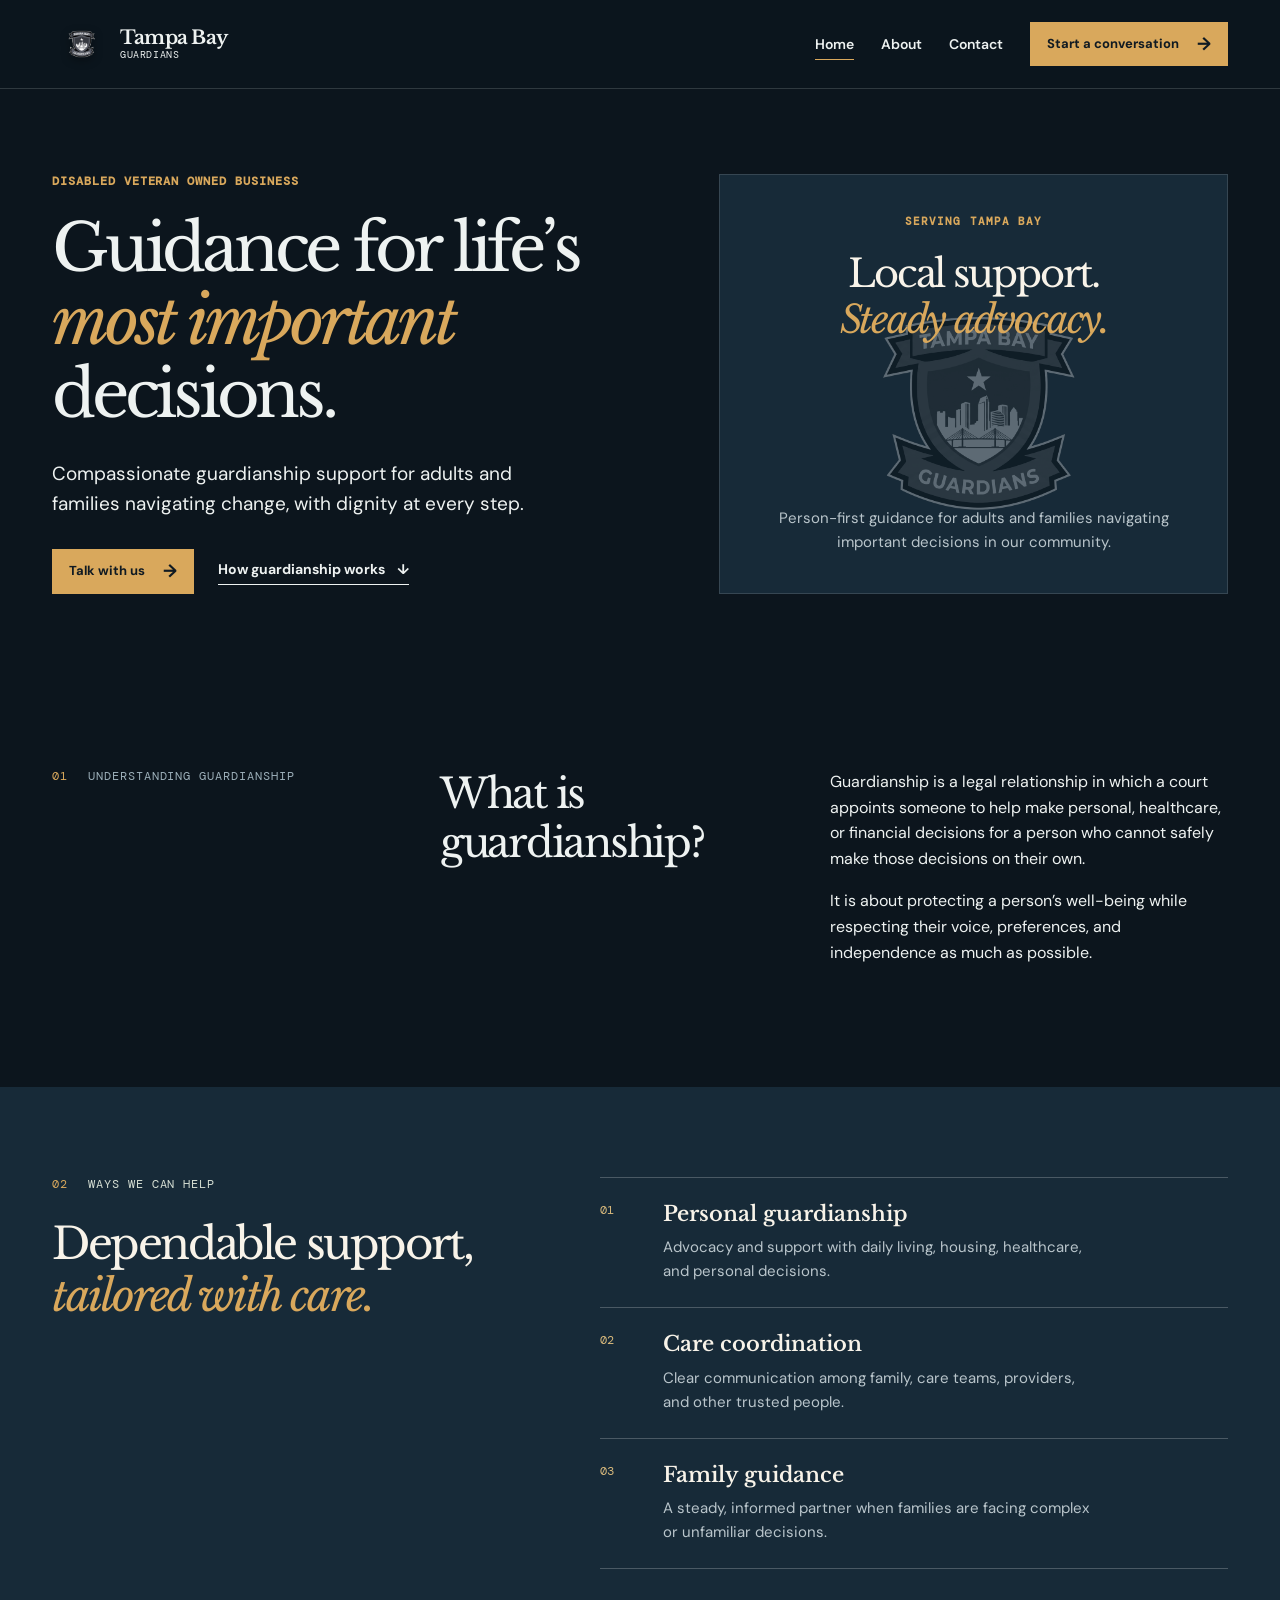
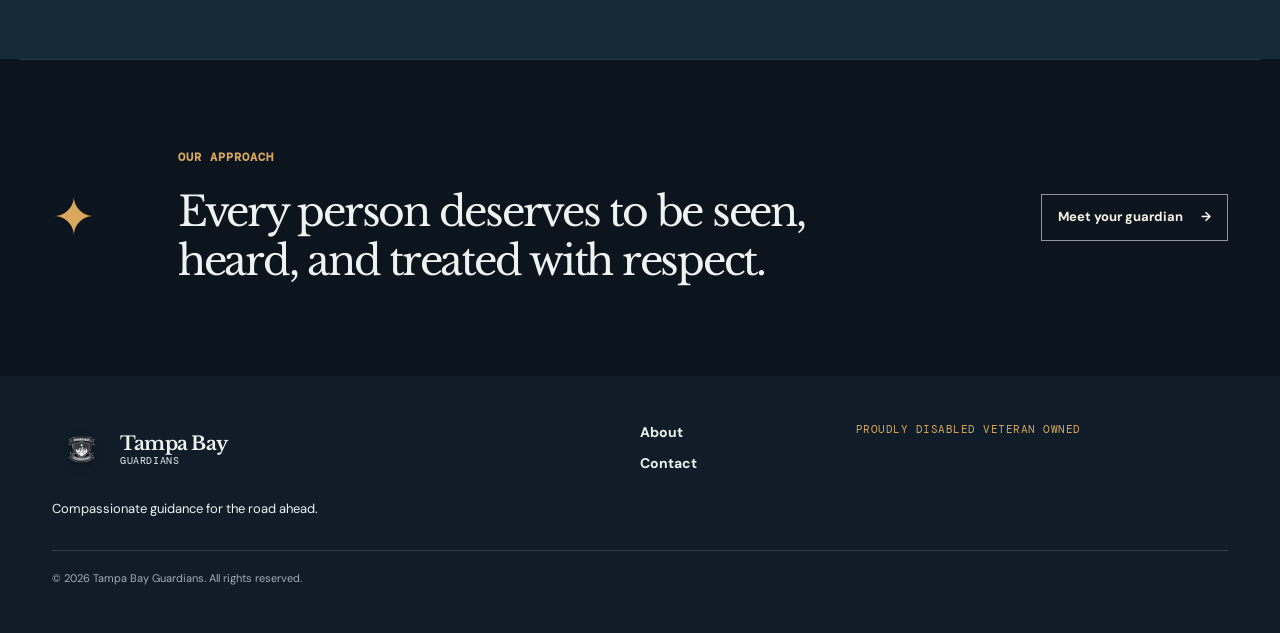
<file: index.html>
<!doctype html>
<html lang="en">
  <head>
    <meta charset="UTF-8" />
    <meta name="viewport" content="width=device-width, initial-scale=1.0" />
    <meta name="description" content="Tampa Bay Guardians provides compassionate, dependable professional guardianship services for vulnerable adults and families throughout Tampa Bay and Hillsborough County." />
    <link rel="canonical" href="https://www.tampabayguardians.com/" />
    <meta property="og:type" content="website" /><meta property="og:url" content="https://www.tampabayguardians.com/" /><meta property="og:title" content="Tampa Bay Guardians | Professional Guardianship Services" /><meta property="og:description" content="Compassionate, dependable guardianship support for vulnerable adults and families throughout Tampa Bay." /><meta property="og:image" content="https://www.tampabayguardians.com/assets/tampa-bay-guardians-logo-v2.png" />
    <meta name="twitter:card" content="summary" />
    <title>Tampa Bay Guardians | Support with dignity</title>
    <link rel="preconnect" href="https://fonts.googleapis.com" />
    <link rel="preconnect" href="https://fonts.gstatic.com" crossorigin />
    <link href="https://fonts.googleapis.com/css2?family=DM+Mono&family=DM+Sans:opsz,wght@9..40,400;9..40,500;9..40,600;9..40,700&family=Libre+Baskerville:ital,wght@0,400;0,700;1,400&display=swap" rel="stylesheet" />
    <link rel="stylesheet" href="styles.css" />
  </head>
  <body>
    <header class="site-header">
      <div class="nav-wrap">
        <a class="brand" href="index.html" aria-label="Tampa Bay Guardians home">
          <img class="brand-logo" src="assets/tampa-bay-guardians-logo-v2.png" alt="Tampa Bay Guardians logo" />
          <span>Tampa Bay<span class="brand-sub">Guardians</span></span>
        </a>
        <button class="menu-toggle" type="button" aria-expanded="false" aria-controls="site-nav"><span></span><span></span></button>
        <nav id="site-nav" class="site-nav" aria-label="Main navigation">
          <a class="active" href="index.html">Home</a>
          <a href="about.html">About</a>
          <a href="contact.html">Contact</a>
          <a class="nav-cta" href="contact.html">Start a conversation <span>→</span></a>
        </nav>
      </div>
    </header>

    <main>
      <section class="hero">
        <div class="hero-copy">
          <p class="eyebrow">Disabled veteran owned business</p>
          <h1>Guidance for life’s <em>most important</em> decisions.</h1>
          <p class="hero-intro">Compassionate guardianship support for adults and families navigating change, with dignity at every step.</p>
          <div class="hero-actions">
            <a class="button" href="contact.html">Talk with us <span>→</span></a>
            <a class="text-link" href="#what-is-guardianship">How guardianship works <span>↓</span></a>
          </div>
        </div>
        <aside class="hero-panel" aria-label="Tampa Bay Guardians approach">
          <div>
            <p class="panel-label">Serving Tampa Bay</p>
            <h2>Local support.<br /><em>Steady advocacy.</em></h2>
          </div>
          <p class="panel-copy">Person-first guidance for adults and families navigating important decisions in our community.</p>
          <img class="hero-crest" src="assets/tampa-bay-guardians-logo-v2.png" alt="" />
        </div>
      </section>

      <section class="intro-section" id="what-is-guardianship">
        <div class="section-label"><span>01</span> Understanding guardianship</div>
        <div class="intro-content">
          <h2>What is guardianship?</h2>
          <div>
            <p>Guardianship is a legal relationship in which a court appoints someone to help make personal, healthcare, or financial decisions for a person who cannot safely make those decisions on their own.</p>
            <p>It is about protecting a person’s well-being while respecting their voice, preferences, and independence as much as possible.</p>
          </div>
        </div>
      </section>

      <section class="services-section">
        <div class="services-heading">
          <div class="section-label light"><span>02</span> Ways we can help</div>
          <h2>Dependable support,<br /><em>tailored with care.</em></h2>
        </div>
        <div class="service-list">
          <article class="service">
            <span class="service-number">01</span>
            <div>
              <h3>Personal guardianship</h3>
              <p>Advocacy and support with daily living, housing, healthcare, and personal decisions.</p>
            </div>
          </article>
          <article class="service">
            <span class="service-number">02</span>
            <div>
              <h3>Care coordination</h3>
              <p>Clear communication among family, care teams, providers, and other trusted people.</p>
            </div>
          </article>
          <article class="service">
            <span class="service-number">03</span>
            <div>
              <h3>Family guidance</h3>
              <p>A steady, informed partner when families are facing complex or unfamiliar decisions.</p>
            </div>
          </article>
        </div>
      </section>

      <section class="promise-section">
        <div class="promise-symbol" aria-hidden="true">✦</div>
        <div>
          <p class="eyebrow">Our approach</p>
          <h2>Every person deserves to be seen, heard, and treated with respect.</h2>
        </div>
        <a class="outline-button" href="about.html">Meet your guardian <span>→</span></a>
      </section>
    </main>

    <footer class="site-footer">
      <div class="footer-brand">
        <a class="brand" href="index.html"><img class="brand-logo" src="assets/tampa-bay-guardians-logo-v2.png" alt="Tampa Bay Guardians logo" /><span>Tampa Bay<span class="brand-sub">Guardians</span></span></a>
        <p>Compassionate guidance for the road ahead.</p>
      </div>
      <div class="footer-links"><a href="about.html">About</a><a href="contact.html">Contact</a></div>
      <p class="veteran-badge">Proudly disabled veteran owned</p>
      <p class="copyright">© <span class="current-year"></span> Tampa Bay Guardians. All rights reserved.</p>
    </footer>
    <script src="script.js"></script>
    <script type="application/ld+json">{"@context":"https://schema.org","@type":"ProfessionalService","name":"Tampa Bay Guardians","url":"https://www.tampabayguardians.com/","logo":"https://www.tampabayguardians.com/assets/tampa-bay-guardians-logo-v2.png","description":"Professional guardianship services for vulnerable adults throughout Tampa Bay and Hillsborough County.","areaServed":["Tampa Bay","Hillsborough County, Florida"],"telephone":"+1-813-330-0772","email":"contact@tampabayguardians.com","founder":{"@type":"Person","name":"David Martin"},"address":{"@type":"PostalAddress","addressRegion":"FL","addressCountry":"US"}}</script>
  </body>
</html>
</file>
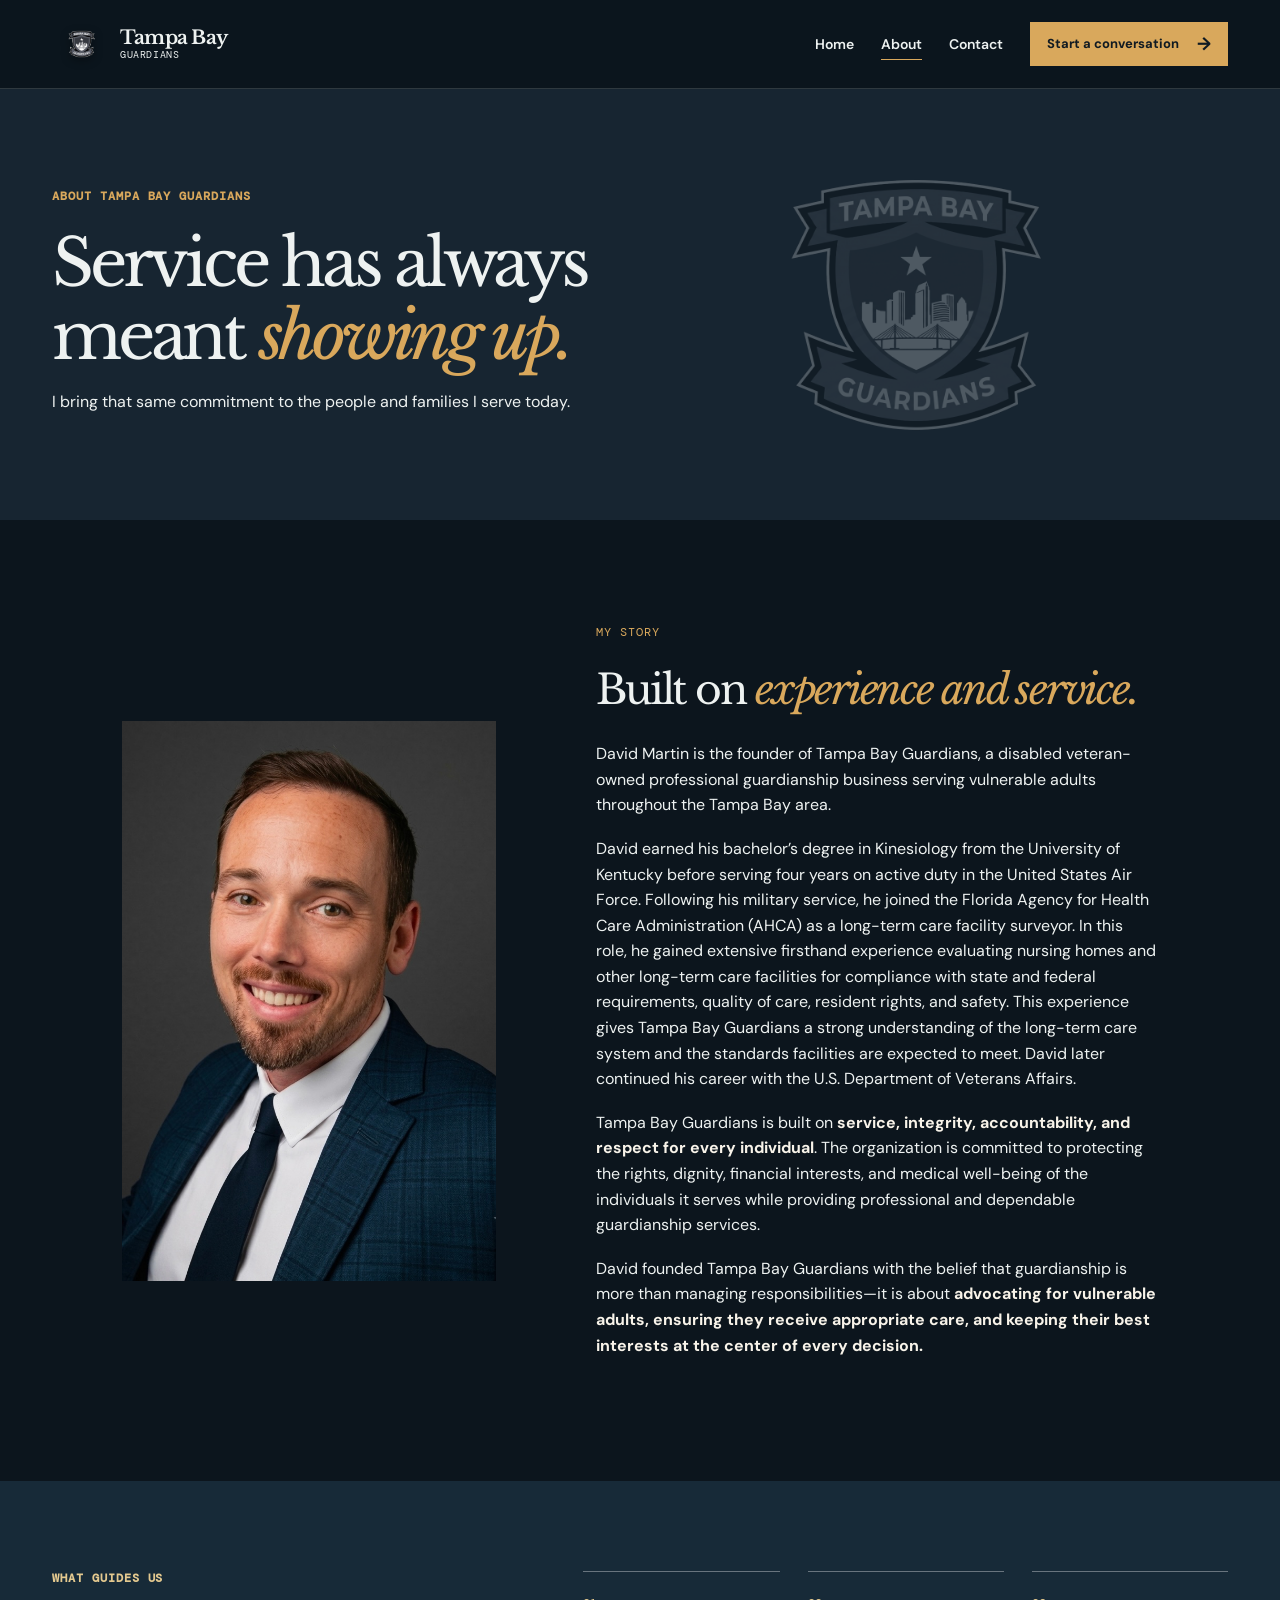
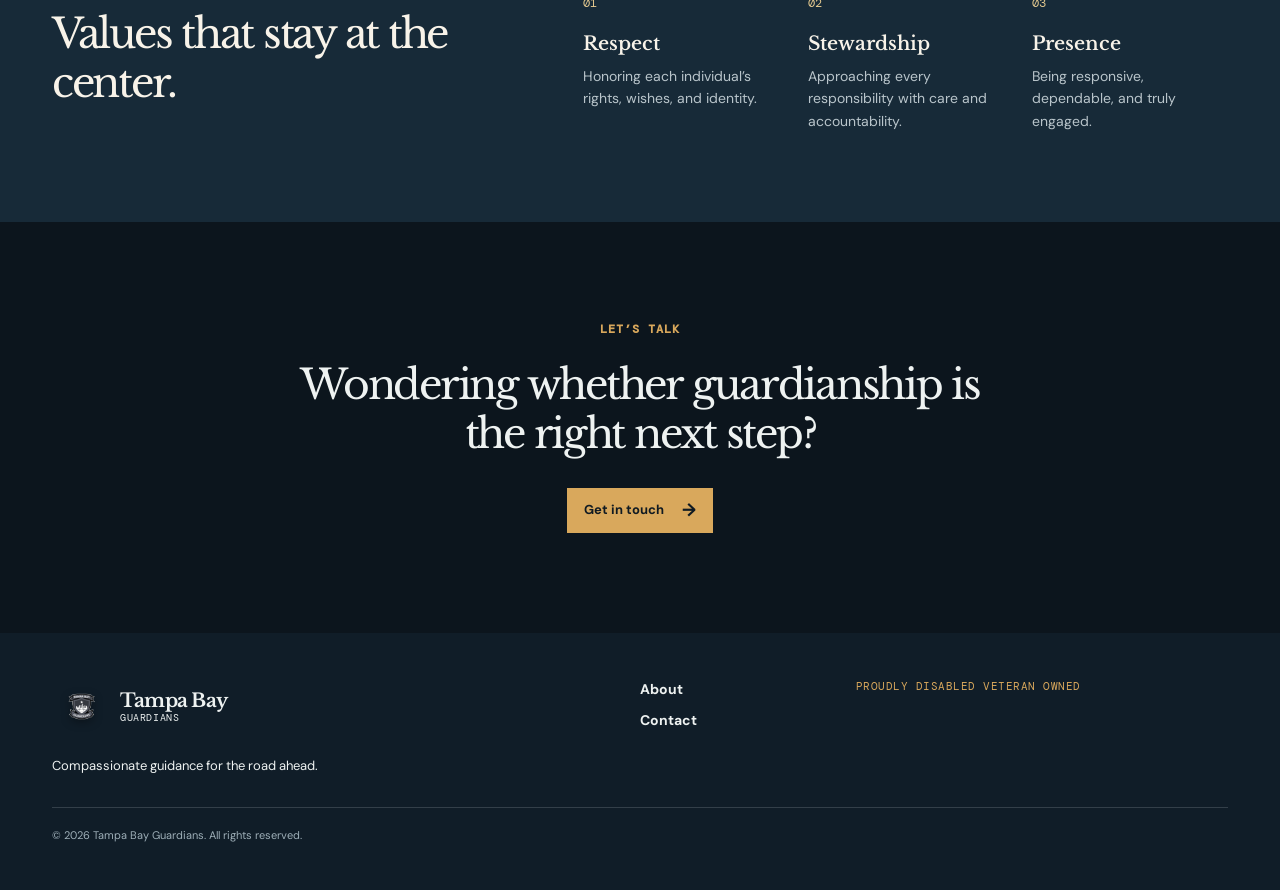
<file: about.html>
<!doctype html>
<html lang="en">
  <head>
    <meta charset="UTF-8" />
    <meta name="viewport" content="width=device-width, initial-scale=1.0" />
    <meta name="description" content="Learn about David Martin and Tampa Bay Guardians, a disabled veteran-owned professional guardianship business serving vulnerable adults throughout Tampa Bay." />
    <link rel="canonical" href="https://www.tampabayguardians.com/about.html" />
    <meta property="og:type" content="website" /><meta property="og:url" content="https://www.tampabayguardians.com/about.html" /><meta property="og:title" content="About David Martin | Tampa Bay Guardians" /><meta property="og:description" content="Discover the experience, values, and person-first approach behind Tampa Bay Guardians." /><meta property="og:image" content="https://www.tampabayguardians.com/assets/Martin_David_Headshot.PNG" />
    <meta name="twitter:card" content="summary" />
    <title>About | Tampa Bay Guardians</title>
    <link rel="preconnect" href="https://fonts.googleapis.com" />
    <link rel="preconnect" href="https://fonts.gstatic.com" crossorigin />
    <link href="https://fonts.googleapis.com/css2?family=DM+Mono&family=DM+Sans:opsz,wght@9..40,400;9..40,500;9..40,600;9..40,700&family=Libre+Baskerville:ital,wght@0,400;0,700;1,400&display=swap" rel="stylesheet" />
    <link rel="stylesheet" href="styles.css" />
  </head>
  <body>
    <header class="site-header">
      <div class="nav-wrap">
        <a class="brand" href="index.html" aria-label="Tampa Bay Guardians home"><img class="brand-logo" src="assets/tampa-bay-guardians-logo-v2.png" alt="Tampa Bay Guardians logo" /><span>Tampa Bay<span class="brand-sub">Guardians</span></span></a>
        <button class="menu-toggle" type="button" aria-expanded="false" aria-controls="site-nav"><span></span><span></span></button>
        <nav id="site-nav" class="site-nav" aria-label="Main navigation"><a href="index.html">Home</a><a class="active" href="about.html">About</a><a href="contact.html">Contact</a><a class="nav-cta" href="contact.html">Start a conversation <span>→</span></a></nav>
      </div>
    </header>
    <main>
      <section class="page-hero about-hero">
        <p class="eyebrow">About Tampa Bay Guardians</p>
        <h1>Service has always meant <em>showing up.</em></h1>
        <p>I bring that same commitment to the people and families I serve today.</p>
        <img class="about-hero-crest" src="assets/tampa-bay-guardians-logo-v2.png" alt="" />
      </section>
      <section class="about-story">
        <div class="portrait-placeholder"><img src="assets/Martin_David_Headshot.PNG" alt="David Martin, founder of Tampa Bay Guardians" /><div class="portrait-fallback" aria-hidden="true">DM</div></div>
        <div class="story-copy">
          <div class="section-label"><span>My story</span></div>
          <h2>Built on <em>experience and service.</em></h2>
          <p>David Martin is the founder of Tampa Bay Guardians, a disabled veteran-owned professional guardianship business serving vulnerable adults throughout the Tampa Bay area.</p>
          <p>David earned his bachelor’s degree in Kinesiology from the University of Kentucky before serving four years on active duty in the United States Air Force. Following his military service, he joined the Florida Agency for Health Care Administration (AHCA) as a long-term care facility surveyor. In this role, he gained extensive firsthand experience evaluating nursing homes and other long-term care facilities for compliance with state and federal requirements, quality of care, resident rights, and safety. This experience gives Tampa Bay Guardians a strong understanding of the long-term care system and the standards facilities are expected to meet. David later continued his career with the U.S. Department of Veterans Affairs.</p>
          <p>Tampa Bay Guardians is built on <strong>service, integrity, accountability, and respect for every individual</strong>. The organization is committed to protecting the rights, dignity, financial interests, and medical well-being of the individuals it serves while providing professional and dependable guardianship services.</p>
          <p>David founded Tampa Bay Guardians with the belief that guardianship is more than managing responsibilities—it is about <strong>advocating for vulnerable adults, ensuring they receive appropriate care, and keeping their best interests at the center of every decision.</strong></p>
        </div>
      </section>
      <section class="values-section">
        <div><p class="eyebrow">What guides us</p><h2>Values that stay at the center.</h2></div>
        <div class="values-grid">
          <article><span>01</span><h3>Respect</h3><p>Honoring each individual’s rights, wishes, and identity.</p></article>
          <article><span>02</span><h3>Stewardship</h3><p>Approaching every responsibility with care and accountability.</p></article>
          <article><span>03</span><h3>Presence</h3><p>Being responsive, dependable, and truly engaged.</p></article>
        </div>
      </section>
      <section class="bottom-cta"><p class="eyebrow">Let’s talk</p><h2>Wondering whether guardianship is the right next step?</h2><a class="button" href="contact.html">Get in touch <span>→</span></a></section>
    </main>
    <footer class="site-footer"><div class="footer-brand"><a class="brand" href="index.html"><img class="brand-logo" src="assets/tampa-bay-guardians-logo-v2.png" alt="Tampa Bay Guardians logo" /><span>Tampa Bay<span class="brand-sub">Guardians</span></span></a><p>Compassionate guidance for the road ahead.</p></div><div class="footer-links"><a href="about.html">About</a><a href="contact.html">Contact</a></div><p class="veteran-badge">Proudly disabled veteran owned</p><p class="copyright">© <span class="current-year"></span> Tampa Bay Guardians. All rights reserved.</p></footer>
    <script src="script.js"></script>
  </body>
</html>
</file>
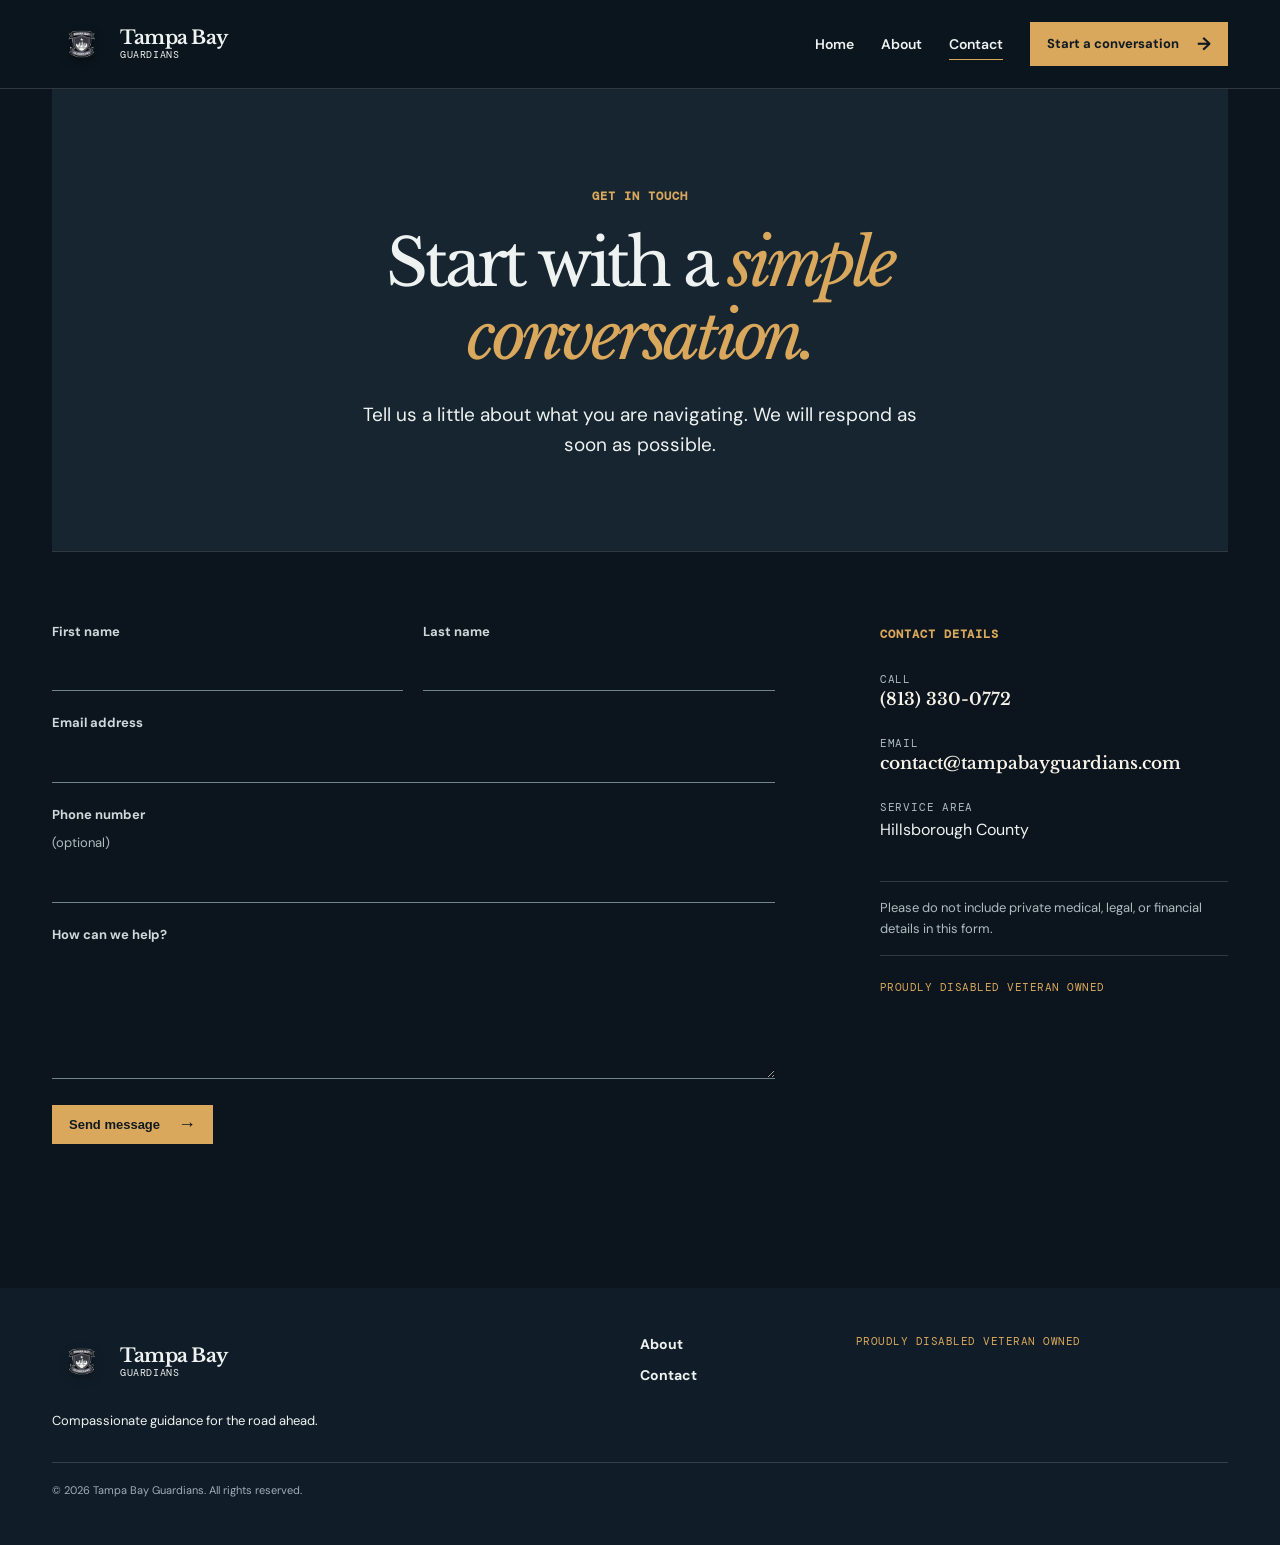
<file: contact.html>
<!doctype html>
<html lang="en">
  <head>
    <meta charset="UTF-8" />
    <meta name="viewport" content="width=device-width, initial-scale=1.0" />
    <meta name="description" content="Contact Tampa Bay Guardians to discuss professional guardianship support for vulnerable adults in Hillsborough County and the Tampa Bay area." />
    <link rel="canonical" href="https://www.tampabayguardians.com/contact.html" />
    <meta property="og:type" content="website" /><meta property="og:url" content="https://www.tampabayguardians.com/contact.html" /><meta property="og:title" content="Contact Tampa Bay Guardians" /><meta property="og:description" content="Start a confidential conversation about guardianship support in Hillsborough County." /><meta property="og:image" content="https://www.tampabayguardians.com/assets/tampa-bay-guardians-logo-v2.png" />
    <meta name="twitter:card" content="summary" />
    <title>Contact | Tampa Bay Guardians</title>
    <link rel="preconnect" href="https://fonts.googleapis.com" />
    <link rel="preconnect" href="https://fonts.gstatic.com" crossorigin />
    <link href="https://fonts.googleapis.com/css2?family=DM+Mono&family=DM+Sans:opsz,wght@9..40,400;9..40,500;9..40,600;9..40,700&family=Libre+Baskerville:ital,wght@0,400;0,700;1,400&display=swap" rel="stylesheet" />
    <link rel="stylesheet" href="styles.css" />
  </head>
  <body>
    <header class="site-header">
      <div class="nav-wrap">
        <a class="brand" href="index.html" aria-label="Tampa Bay Guardians home"><img class="brand-logo" src="assets/tampa-bay-guardians-logo-v2.png" alt="Tampa Bay Guardians logo" /><span>Tampa Bay<span class="brand-sub">Guardians</span></span></a>
        <button class="menu-toggle" type="button" aria-expanded="false" aria-controls="site-nav"><span></span><span></span></button>
        <nav id="site-nav" class="site-nav" aria-label="Main navigation"><a href="index.html">Home</a><a href="about.html">About</a><a class="active" href="contact.html">Contact</a><a class="nav-cta" href="#contact-form">Start a conversation <span>→</span></a></nav>
      </div>
    </header>
    <main class="contact-main">
      <section class="contact-hero"><p class="eyebrow">Get in touch</p><h1>Start with a <em>simple conversation.</em></h1><p>Tell us a little about what you are navigating. We will respond as soon as possible.</p></section>
      <section class="contact-layout">
        <form id="contact-form" class="contact-form" action="https://formsubmit.co/contact@tampabayguardians.com" method="post">
          <input type="hidden" name="_subject" value="New Tampa Bay Guardians inquiry" />
          <input type="hidden" name="_template" value="table" />
          <input type="hidden" name="_captcha" value="false" />
          <input type="hidden" name="_next" value="./contact.html?sent=1" />
          <div class="form-row"><label>First name<input name="first-name" autocomplete="given-name" required /></label><label>Last name<input name="last-name" autocomplete="family-name" required /></label></div>
          <label>Email address<input type="email" name="email" autocomplete="email" required /></label>
          <label>Phone number <span class="optional">(optional)</span><input type="tel" name="phone" autocomplete="tel" /></label>
          <label>How can we help?<textarea name="message" rows="5" required></textarea></label>
          <button class="button" type="submit">Send message <span>→</span></button>
          <p class="form-status" aria-live="polite"></p>
        </form>
        <aside class="contact-details">
          <p class="eyebrow">Contact details</p>
          <div><span>Call</span><a href="tel:+18133300772">(813) 330-0772</a></div>
          <div><span>Email</span><a href="mailto:contact@tampabayguardians.com">contact@tampabayguardians.com</a></div>
          <div><span>Service area</span><p>Hillsborough County</p></div>
          <p class="contact-note">Please do not include private medical, legal, or financial details in this form.</p>
          <p class="veteran-badge">Proudly disabled veteran owned</p>
        </aside>
      </section>
    </main>
    <footer class="site-footer"><div class="footer-brand"><a class="brand" href="index.html"><img class="brand-logo" src="assets/tampa-bay-guardians-logo-v2.png" alt="Tampa Bay Guardians logo" /><span>Tampa Bay<span class="brand-sub">Guardians</span></span></a><p>Compassionate guidance for the road ahead.</p></div><div class="footer-links"><a href="about.html">About</a><a href="contact.html">Contact</a></div><p class="veteran-badge">Proudly disabled veteran owned</p><p class="copyright">© <span class="current-year"></span> Tampa Bay Guardians. All rights reserved.</p></footer>
    <script src="script.js"></script>
  </body>
</html>
</file>
<file: styles.css>
:root { --ink:#eef2f1; --moss:#9db0ba; --cream:#0c151d; --sand:#172531; --clay:#d9a85c; --line:rgba(232,240,241,.16); --heading:#f8f3e9; --muted:#b9c5cb; --surface:#132330; --surface-raised:#1c3040; --serif:"Libre Baskerville", Georgia, serif; --sans:"DM Sans", Arial, sans-serif; --mono:"DM Mono", monospace; }
* { box-sizing:border-box; }
html { scroll-behavior:smooth; }
body { margin:0; background:var(--cream); color:var(--ink); font-family:var(--sans); font-size:16px; line-height:1.6; }
a { color:inherit; text-decoration:none; }
.site-header { border-bottom:1px solid var(--line); background:rgba(247,243,235,.96); position:relative; z-index:10; }
.nav-wrap { max-width:1240px; min-height:88px; margin:auto; padding:0 32px; display:flex; align-items:center; justify-content:space-between; gap:28px; }
.brand { display:inline-flex; align-items:center; gap:10px; font:700 19px/1 var(--serif); letter-spacing:-.04em; }
.brand-logo { width:58px; height:58px; object-fit:contain; object-position:center; filter:drop-shadow(0 3px 5px rgba(0,0,0,.35)); }.brand-sub { display:block; margin-top:3px; font:10px/1 var(--mono); letter-spacing:.06em; text-transform:uppercase; }
.site-nav { display:flex; align-items:center; gap:27px; font-size:14px; font-weight:600; }.site-nav > a:not(.nav-cta) { position:relative; }.site-nav > a:not(.nav-cta)::after { content:""; position:absolute; height:1px; width:0; bottom:-5px; left:0; background:var(--clay); transition:.2s; }.site-nav > a.active::after,.site-nav > a:hover::after { width:100%; }.nav-cta,.button { background:var(--ink); color:white; padding:12px 17px; display:inline-flex; align-items:center; gap:18px; font-size:13px; font-weight:700; transition:.2s; }.nav-cta:hover,.button:hover { background:var(--clay); }.nav-cta span,.button span { font-size:18px; line-height:0; }
.menu-toggle { display:none; border:0; background:none; padding:8px; }.menu-toggle span { display:block; height:2px; width:24px; background:var(--ink); margin:5px; }
.hero { max-width:1240px; min-height:570px; margin:auto; padding:85px 32px 70px; display:grid; grid-template-columns:1.08fr .92fr; align-items:center; gap:70px; }.eyebrow,.section-label { font:12px/1.3 var(--mono); letter-spacing:.08em; text-transform:uppercase; }.eyebrow { color:var(--clay); font-weight:700; margin:0 0 22px; }.hero h1,.page-hero h1,.contact-hero h1 { font:400 clamp(42px,5.1vw,74px)/1.12 var(--serif); letter-spacing:-.065em; margin:0; max-width:700px; }.hero h1 em,.page-hero h1 em,.contact-hero h1 em,h2 em { color:var(--clay); font-weight:400; }.hero-intro { max-width:500px; font-size:19px; line-height:1.55; margin:28px 0 31px; }.hero-actions { display:flex; align-items:center; flex-wrap:wrap; gap:24px; }.text-link { font-size:14px; font-weight:700; border-bottom:1px solid var(--ink); padding-bottom:3px; }.text-link span { margin-left:9px; }
.hero-art { position:relative; overflow:hidden; align-self:stretch; min-height:420px; background:#d7ddce; }.sun { position:absolute; width:190px; height:190px; border-radius:50%; background:#efb279; right:18%; top:14%; }.hill { position:absolute; width:130%; border-radius:50% 50% 0 0; }.hill-back { height:250px; background:#839c79; right:-31%; bottom:9%; transform:rotate(-8deg); }.hill-front { height:280px; background:#496952; right:-35%; bottom:-28%; transform:rotate(-8deg); }.path { position:absolute; width:150px; height:450px; background:#e5c694; bottom:-245px; right:38%; border-radius:50%; transform:rotate(16deg); }.plant { position:absolute; width:65px; height:120px; bottom:40px; }.plant span { display:block; position:absolute; width:17px; height:80px; border-radius:100% 0 100% 0; background:#274a3d; transform-origin:bottom; }.plant span:nth-child(1){left:25px;top:12px;transform:rotate(-38deg)}.plant span:nth-child(2){left:29px;top:0;transform:rotate(4deg)}.plant span:nth-child(3){left:33px;top:23px;transform:rotate(42deg)}.plant-one{left:8%;}.plant-two{right:5%; bottom:22px; transform:scale(.72);}.art-note { position:absolute; right:7%; bottom:23px; color:white; font:italic 16px/1.45 var(--serif); }
.intro-section { max-width:1240px; margin:auto; padding:105px 32px; display:grid; grid-template-columns:.9fr 2.1fr; gap:50px; }.section-label { color:var(--moss); }.section-label span { color:var(--clay); margin-right:12px; }.intro-content { display:grid; grid-template-columns:1fr 1.2fr; gap:58px; }.intro-content h2,.services-heading h2,.promise-section h2,.story-copy h2,.values-section h2,.bottom-cta h2 { font:400 clamp(30px,3.2vw,46px)/1.2 var(--serif); letter-spacing:-.055em; margin:0; }.intro-content p { margin:0 0 17px; max-width:480px; }
.services-section { background:var(--ink); color:var(--cream); padding:90px max(32px, calc((100vw - 1176px)/2)); display:grid; grid-template-columns:.9fr 1.25fr; gap:95px; }.section-label.light { color:#d6dfd4; }.services-heading h2 { font-size:clamp(32px,3.4vw,48px); margin-top:25px; }.service { display:grid; grid-template-columns:46px 1fr; gap:17px; padding:24px 0; border-top:1px solid rgba(255,255,255,.22); }.service:last-child { border-bottom:1px solid rgba(255,255,255,.22); }.service-number { color:#d8b97c; font:12px var(--mono); }.service h3 { font:600 21px/1.2 var(--serif); margin:0 0 8px; }.service p { color:#e2e8df; margin:0; max-width:440px; font-size:15px; }
.promise-section { max-width:1240px; margin:auto; padding:90px 32px; display:grid; grid-template-columns:90px 1fr auto; gap:36px; align-items:center; }.promise-symbol { color:var(--clay); font-size:52px; }.promise-section h2 { max-width:680px; }.outline-button { border:1px solid var(--ink); padding:12px 16px; font-size:13px; font-weight:700; white-space:nowrap; }.outline-button:hover { color:white; background:var(--ink); }.outline-button span { margin-left:15px; }
.site-footer { background:#e9e0d1; padding:45px max(32px, calc((100vw - 1176px)/2)); display:grid; grid-template-columns:1.5fr .5fr 1fr; gap:30px; align-items:start; }.footer-brand p { margin:13px 0 0; font-size:13px; }.footer-links { display:flex; flex-direction:column; gap:9px; font-size:14px; font-weight:700; }.veteran-badge { margin:0; color:var(--clay); font:11px/1.5 var(--mono); text-transform:uppercase; letter-spacing:.045em; }.copyright { grid-column:1/-1; padding-top:19px; margin:0; border-top:1px solid var(--line); font-size:11px; color:#5d6b63; }
.page-hero,.contact-hero { padding:100px max(32px, calc((100vw - 1176px)/2)) 90px; background:#e9e0d1; position:relative; overflow:hidden; }.page-hero > p:last-child,.contact-hero > p:last-child { max-width:560px; margin:27px 0 0; font-size:19px; }.about-hero-crest { position:absolute; width:300px; right:8%; bottom:-105px; opacity:.16; }.about-story { max-width:1100px; margin:auto; padding:105px 32px; display:grid; grid-template-columns:.8fr 1.2fr; gap:100px; align-items:center; }.portrait-placeholder { min-height:375px; position:relative; display:grid; place-items:center; background:#2d4652; color:white; overflow:hidden; }.portrait-placeholder img { width:100%; height:100%; min-height:375px; object-fit:cover; display:block; }.portrait-fallback { display:none; position:absolute; place-items:center; height:140px; width:140px; border-radius:50%; background:var(--moss); font:48px var(--serif); }.story-copy .section-label { margin-bottom:24px; }.story-copy h2 { margin-bottom:27px; }.story-copy p { margin:0 0 18px; }.story-copy strong { color:var(--heading); font-weight:700; }.values-section { background:var(--moss); color:var(--cream); padding:90px max(32px, calc((100vw - 1176px)/2)); display:grid; grid-template-columns:.9fr 1.3fr; gap:85px; }.values-section .eyebrow { color:#e4c98f; }.values-grid { display:grid; grid-template-columns:repeat(3,1fr); gap:28px; }.values-grid article { border-top:1px solid rgba(255,255,255,.35); padding-top:17px; }.values-grid span { color:#e4c98f; font:12px var(--mono); }.values-grid h3 { font:600 19px var(--serif); margin:17px 0 10px; }.values-grid p { margin:0; color:#e1e8df; font-size:14px; }.bottom-cta { padding:100px 32px; max-width:850px; text-align:center; margin:auto; }.bottom-cta h2 { margin:0 auto 30px; max-width:720px; }
.contact-main { max-width:1176px; margin:auto; }.contact-hero { background:none; padding-left:0; padding-right:0; text-align:center; }.contact-hero h1,.contact-hero > p:last-child { margin-left:auto; margin-right:auto; }.contact-layout { border-top:1px solid var(--line); display:grid; grid-template-columns:1.35fr .65fr; gap:105px; padding:70px 0 100px; }.contact-form { display:grid; gap:22px; }.form-row { display:grid; grid-template-columns:1fr 1fr; gap:20px; }.contact-form label { display:grid; gap:7px; color:#45564d; font-size:13px; font-weight:700; }.optional { color:#7a887f; font-weight:400; }.contact-form input,.contact-form textarea { border:0; border-bottom:1px solid #9eaaa1; border-radius:0; background:transparent; padding:10px 0; color:var(--ink); outline:none; font:16px var(--sans); resize:vertical; }.contact-form input:focus,.contact-form textarea:focus { border-color:var(--clay); }.contact-form .button { border:0; justify-self:start; cursor:pointer; margin-top:4px; }.form-status { min-height:22px; color:var(--moss); margin:0; font-size:14px; }.contact-details { padding:5px 0; }.contact-details .eyebrow { margin-bottom:30px; }.contact-details > div { display:grid; gap:3px; margin-bottom:25px; }.contact-details span { color:#6f7d75; font:11px var(--mono); text-transform:uppercase; letter-spacing:.07em; }.contact-details a { font:600 17px var(--serif); border-bottom:1px solid transparent; width:max-content; }.contact-details a:hover { border-color:var(--clay); }.contact-details p { margin:0; }.contact-note { margin:38px 0 23px !important; padding:16px 0; border-top:1px solid var(--line); border-bottom:1px solid var(--line); color:#627169; font-size:13px; }
@media (max-width:760px) { .nav-wrap{min-height:74px;padding:0 20px}.brand{font-size:16px}.brand-logo{width:40px;height:40px}.brand-sub{font-size:8px}.menu-toggle{display:block}.site-nav{display:none;position:absolute;left:0;right:0;top:74px;background:var(--cream);padding:20px;box-shadow:0 14px 20px rgba(36,55,47,.1);align-items:stretch;gap:20px}.site-nav.open{display:flex}.nav-cta{justify-content:space-between}.hero{padding:62px 20px 0;grid-template-columns:1fr;gap:45px}.hero h1,.page-hero h1,.contact-hero h1{font-size:44px}.hero-intro{font-size:17px}.hero-art{min-height:350px;margin:0 -20px}.intro-section{padding:68px 20px;grid-template-columns:1fr;gap:30px}.intro-content{grid-template-columns:1fr;gap:21px}.services-section{padding:68px 20px;grid-template-columns:1fr;gap:45px}.promise-section{padding:68px 20px;grid-template-columns:1fr;gap:22px}.promise-symbol{font-size:42px}.outline-button{justify-self:start}.site-footer{padding:40px 20px;grid-template-columns:1fr;gap:26px}.copyright{grid-column:auto}.page-hero,.contact-hero{padding:70px 20px 62px}.about-story{padding:70px 20px;grid-template-columns:1fr;gap:47px}.portrait-placeholder{min-height:310px}.values-section{padding:68px 20px;grid-template-columns:1fr;gap:36px}.values-grid{grid-template-columns:1fr;gap:23px}.bottom-cta{padding:70px 20px}.contact-main{margin:0}.contact-layout{margin:0 20px;padding:55px 0 70px;grid-template-columns:1fr;gap:50px}.form-row{grid-template-columns:1fr}.contact-hero{padding-left:20px;padding-right:20px} }

/* Dark navy theme */
.site-header { background:rgba(12,21,29,.97); }
.nav-cta,.button { background:var(--clay); color:#101a22; }
.nav-cta:hover,.button:hover { background:#efc578; }
.menu-toggle span { background:var(--ink); }
.hero-art { background:#1f3541; border:1px solid rgba(238,242,241,.12); }
.sun { background:#d9a85c; }.hill-back { background:#637e85; }.hill-front { background:#263e4a; }.path { background:#bf9663; }.plant span { background:#0f242c; }
.intro-section,.promise-section,.about-story,.contact-main { color:var(--ink); }
.section-label { color:var(--moss); }
.services-section { background:#172a38; color:var(--heading); }
.services-section .service p { color:var(--muted); }
.promise-section { border-top:1px solid var(--line); }
.outline-button { border-color:rgba(238,242,241,.58); color:var(--heading); }
.outline-button:hover { background:var(--heading); color:#101a22; }
.site-footer { background:#101d28; color:var(--ink); }
.copyright { color:#9eafb8; }
.page-hero,.contact-hero { background:#172531; }
.portrait-placeholder { background:#2d4652; }.portrait-circle { background:#172b38; }.edit-note { color:#c0cbd0; }
.values-section { background:#172a38; color:var(--heading); }.values-grid p { color:var(--muted); }
.contact-form label { color:#ced8dc; }.optional,.contact-details span,.contact-note { color:#aebcc2; }
.contact-form input,.contact-form textarea { border-color:#71838d; color:var(--heading); }.contact-form input:focus,.contact-form textarea:focus { border-color:var(--clay); }
.form-status { color:#c4d6cb; }.contact-details a { color:var(--heading); }
.hero-panel { position:relative; overflow:hidden; align-self:stretch; min-height:420px; padding:39px; display:flex; flex-direction:column; justify-content:space-between; background:#172a38; border:1px solid rgba(238,242,241,.14); }
.panel-label { position:relative; z-index:1; margin:0 0 23px; color:var(--clay); font:700 11px/1.3 var(--mono); letter-spacing:.1em; text-transform:uppercase; }
.hero-panel h2 { position:relative; z-index:1; max-width:360px; margin:0; color:var(--heading); font:400 clamp(29px,3vw,42px)/1.18 var(--serif); letter-spacing:-.055em; }
.hero-panel h2 em { color:var(--clay); font-weight:400; }.panel-copy { position:relative; z-index:1; max-width:330px; margin:0; color:var(--muted); font-size:15px; line-height:1.6; }
.hero-crest { position:absolute; width:190px; height:auto; right:24px; bottom:62px; opacity:.3; filter:grayscale(1) contrast(1.1); }
@media (max-width:980px) { .hero { gap:38px; }.about-story { gap:55px; }.contact-layout { gap:55px; }.services-section,.values-section { gap:45px; } }
@media (max-width:860px) { .nav-wrap{min-height:74px;padding:0 24px}.menu-toggle{display:block}.site-nav{display:none;position:absolute;left:0;right:0;top:74px;background:var(--cream);padding:20px 24px;box-shadow:0 14px 20px rgba(36,55,47,.1);align-items:stretch;gap:20px}.site-nav.open{display:flex}.nav-cta{justify-content:space-between} }
@media (max-width:760px) { .hero-panel { min-height:350px; margin:0 -20px; padding:32px 20px; }.hero-crest { width:155px; right:18px; bottom:64px; opacity:.3; }.about-hero-crest { width:220px; right:-30px; bottom:-65px; }.portrait-placeholder,.portrait-placeholder img { min-height:310px; }.contact-details { text-align:center; }.contact-details > div { justify-items:center; }.contact-details a { width:auto; }.contact-details .veteran-badge { display:block; } }

/* Responsive finishing touches */
img { max-width:100%; }
body { overflow-x:hidden; }
@media (max-width:1100px) { .hero,.intro-section,.about-story { padding-left:24px; padding-right:24px; }.contact-main { padding-left:24px; padding-right:24px; }.contact-hero { padding-left:0; padding-right:0; }.site-footer,.services-section,.values-section { padding-left:24px; padding-right:24px; }.hero { gap:34px; }.contact-layout { gap:55px; } }
@media (max-width:560px) { .hero h1,.page-hero h1,.contact-hero h1 { font-size:clamp(35px,11vw,44px); }.hero { padding-top:48px; gap:34px; }.hero-panel { min-height:360px; padding:28px 18px; }.hero-panel h2 { font-size:clamp(27px,8vw,36px); }.hero-panel .panel-copy { max-width:290px; }.hero-crest { top:57%; left:50%; width:310px; right:auto; bottom:auto; transform:translate(-50%,-50%); }.hero-intro { margin-top:20px; }.hero-actions { align-items:stretch; flex-direction:column; gap:16px; }.hero-actions .button,.hero-actions .text-link { align-self:flex-start; }.contact-layout { margin-left:0; margin-right:0; }.contact-form .button { width:100%; justify-content:space-between; }.about-hero { padding-bottom:145px; }.about-hero-crest { width:155px; left:50%; right:auto; top:auto; bottom:22px; transform:translateX(-50%); opacity:.25; }.page-hero > p:last-child,.contact-hero > p:last-child { font-size:17px; } }

/* Final logo positioning */
.hero-crest { top:57%; left:50%; right:auto; bottom:auto; transform:translate(-50%,-50%); width:360px; opacity:.3; }
.hero-panel > div { width:100%; max-width:100%; display:flex; flex-direction:column; align-items:center; text-align:center; }
.hero-panel .panel-label,.hero-panel h2,.hero-panel .panel-copy { width:100%; max-width:100%; text-align:center; margin-left:auto; margin-right:auto; }
.hero-crest { width:430px; }
.about-hero-crest { top:50%; left:auto; right:max(32px, calc((100vw - 1100px)/2)); bottom:auto; transform:translateY(-50%); width:440px; opacity:.24; }
@media (min-width:981px) { .about-hero-crest { width:560px; } }
@media (max-width:980px) { .about-hero-crest { right:4%; width:330px; } }
@media (max-width:760px) { .hero-crest { top:57%; left:50%; width:340px; transform:translate(-50%,-50%); }.about-hero-crest { top:auto; left:auto; right:-30px; bottom:-34px; transform:none; width:165px; opacity:.2; } }
@media (max-width:760px) { .about-hero { padding-bottom:70px; }.about-hero-crest { position:relative; display:block; top:auto; left:auto; right:auto; bottom:auto; transform:none; width:min(430px,calc(100vw - 32px)); max-width:none; margin:30px auto 0; opacity:.25; } }
@media (max-width:760px) { .about-hero { padding-bottom:0; }.about-hero-crest { margin-bottom:-30px; } }
@media (max-width:560px) { .hero-crest { width:300px; }.about-hero { padding-bottom:0; }.about-hero-crest { width:700px; max-width:none; position:relative; left:50%; margin-left:-350px; margin-right:0; margin-bottom:0; } }
</file>
